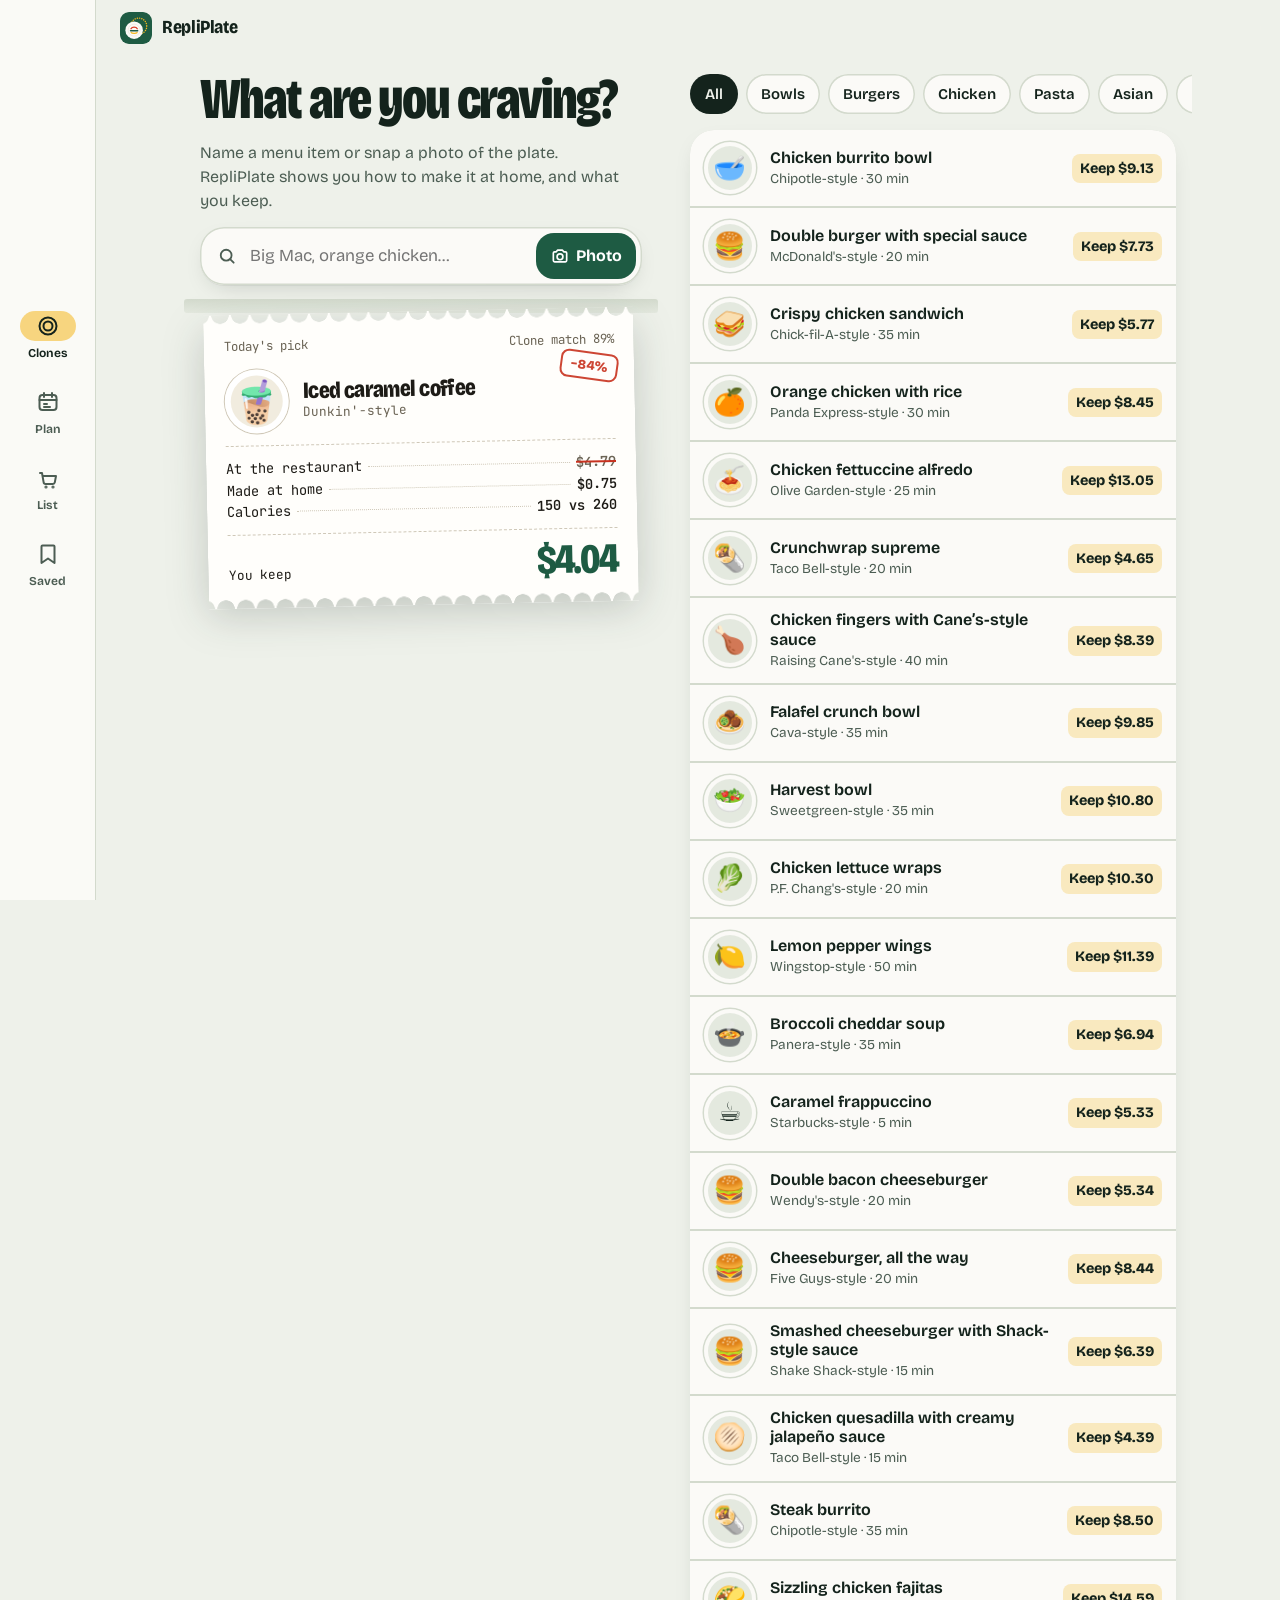
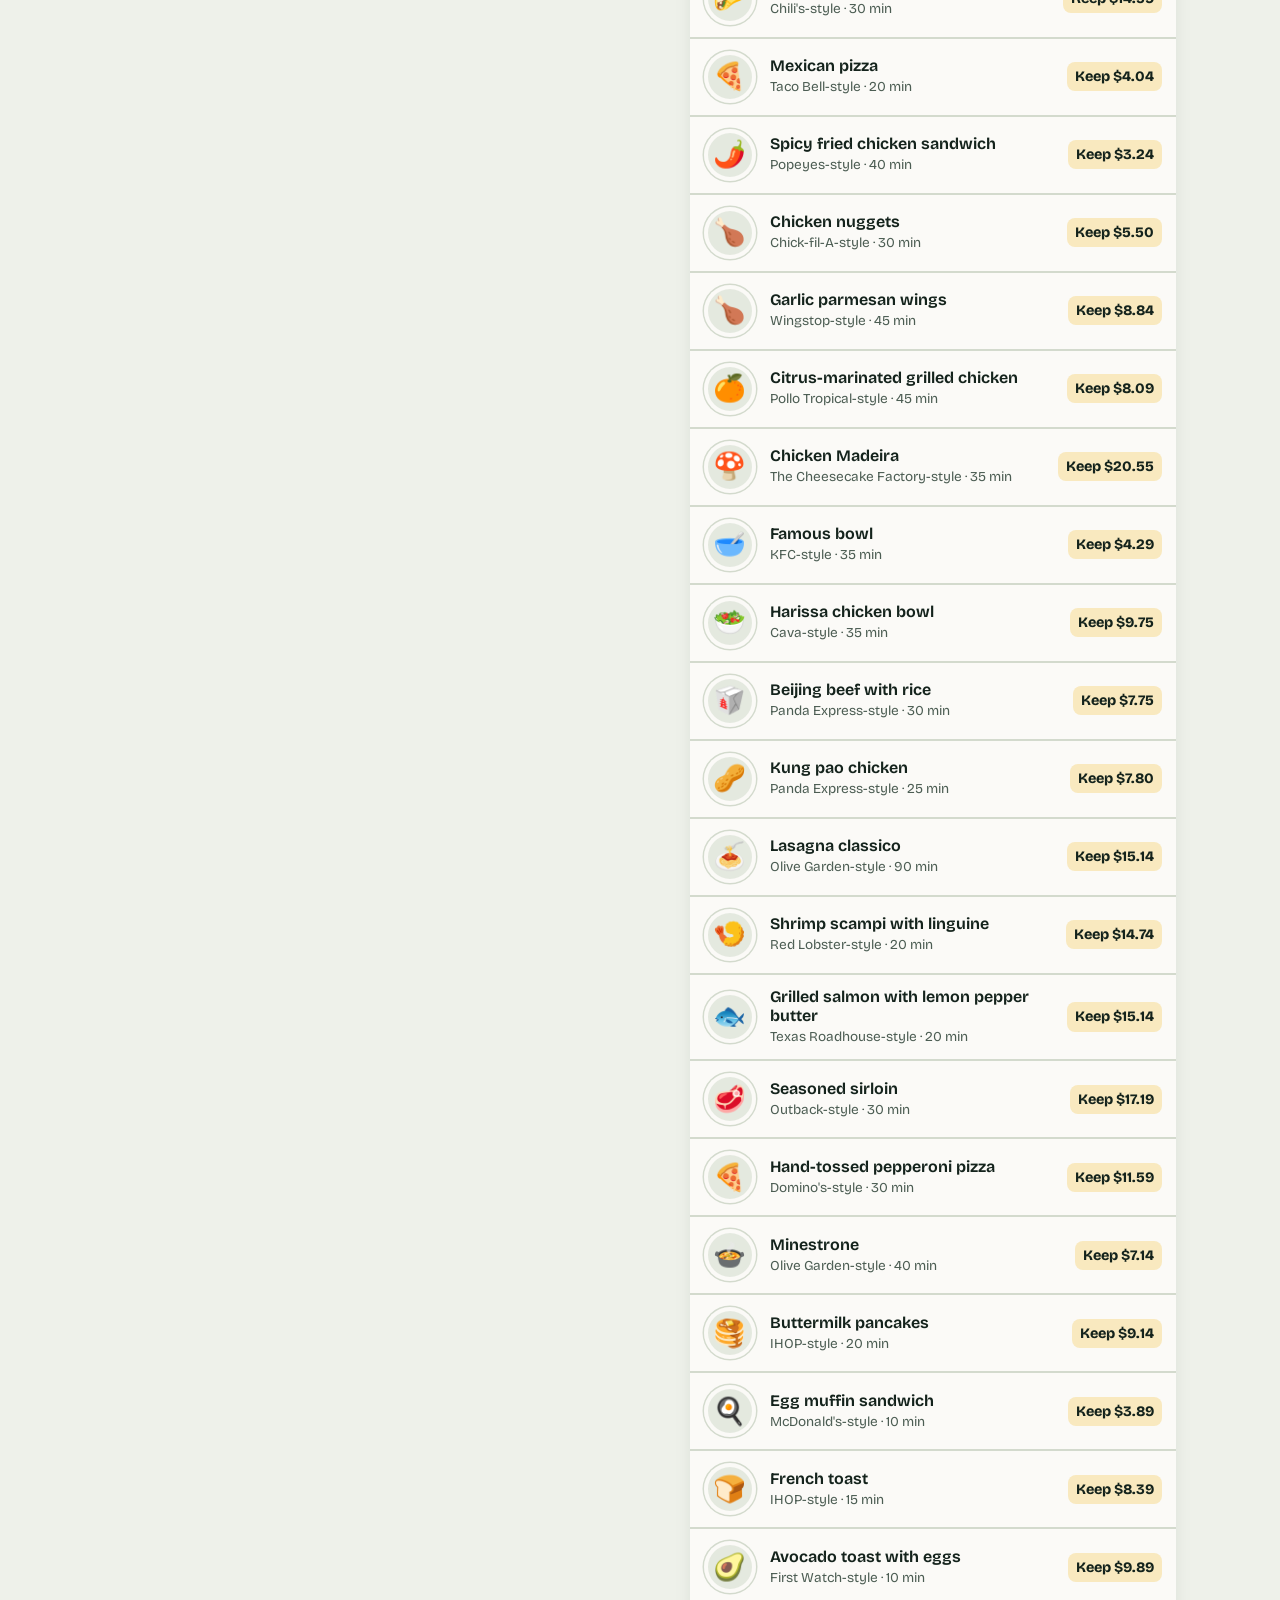
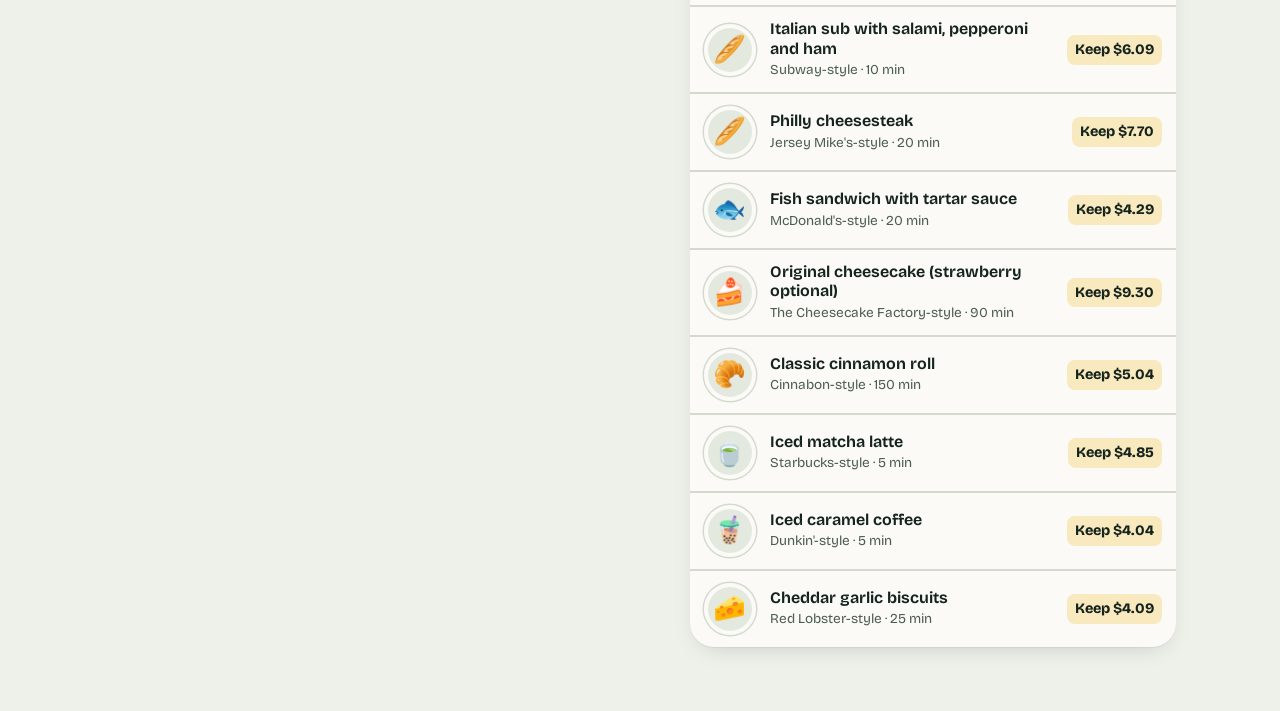
<file: index.html>
<!doctype html>
<html lang="en">
<head>
  <meta charset="utf-8">
  <meta name="viewport" content="width=device-width, initial-scale=1, viewport-fit=cover">
  <title>RepliPlate — restaurant favorites, made at home</title>
  <meta name="description" content="Clone restaurant favorites at home. See what you save, plan your week with AI, build one grocery list, and share plans with family.">
  <meta name="theme-color" content="#EEF1EA" media="(prefers-color-scheme: light)">
  <meta name="theme-color" content="#0E1713" media="(prefers-color-scheme: dark)">
  <meta name="mobile-web-app-capable" content="yes">
  <meta name="apple-mobile-web-app-capable" content="yes">
  <meta name="apple-mobile-web-app-title" content="RepliPlate">
  <meta name="apple-mobile-web-app-status-bar-style" content="default">
  <meta property="og:title" content="RepliPlate">
  <meta property="og:description" content="Restaurant favorites, made at home for a fraction of the price.">
  <meta property="og:image" content="assets/store/feature-graphic.png">
  <link rel="manifest" href="manifest.webmanifest">
  <link rel="icon" href="assets/icons/icon-48.png" sizes="48x48">
  <link rel="icon" href="assets/logo.svg" type="image/svg+xml">
  <link rel="apple-touch-icon" href="assets/icons/apple-touch-icon.png">
  <link rel="preconnect" href="https://fonts.googleapis.com">
  <link rel="preconnect" href="https://fonts.gstatic.com" crossorigin>
  <link rel="stylesheet" href="https://fonts.googleapis.com/css2?family=Bricolage+Grotesque:opsz,wdth,wght@12..96,75..100,400..800&family=JetBrains+Mono:wght@400;600&display=swap">
  <link rel="stylesheet" href="styles.css">
  <script>
    try { const t = localStorage.getItem('rp.theme'); if (t) document.documentElement.dataset.theme = t; } catch (e) {}
  </script>
</head>
<body>
  <header class="top">
    <a class="brand" href="#/discover" aria-label="RepliPlate home">
      <img src="assets/logo.svg" alt="" width="32" height="32">
      <b>RepliPlate</b>
    </a>
    <span class="net" id="net" hidden>Offline</span>
    <button class="btn-install" id="installBtn" type="button" hidden>
      <svg viewBox="0 0 24 24" fill="none" stroke="currentColor" stroke-width="2.2" stroke-linecap="round" stroke-linejoin="round"><path d="M12 4v11m0 0-4.5-4.5M12 15l4.5-4.5M5 20h14"/></svg>
      Install
    </button>
  </header>

  <main id="view" tabindex="-1" aria-live="polite"></main>

  <nav class="nav" aria-label="Main">
    <a href="#/discover" data-tab="discover">
      <span class="pill"><svg viewBox="0 0 24 24" fill="none" stroke="currentColor" stroke-width="2" stroke-linecap="round"><circle cx="12" cy="12" r="8.5"/><circle cx="12" cy="12" r="4.5"/></svg></span>Clones
    </a>
    <a href="#/plan" data-tab="plan">
      <span class="pill"><svg viewBox="0 0 24 24" fill="none" stroke="currentColor" stroke-width="2" stroke-linecap="round" stroke-linejoin="round"><rect x="3.5" y="5" width="17" height="15" rx="3"/><path d="M8 3v4M16 3v4M3.5 10h17M8 14h3M8 17h6"/></svg></span>Plan
    </a>
    <a href="#/list" data-tab="list">
      <span class="pill"><svg viewBox="0 0 24 24" fill="none" stroke="currentColor" stroke-width="2" stroke-linecap="round" stroke-linejoin="round"><path d="M4 7h2l1.6 9.2a2 2 0 0 0 2 1.8h7.2a2 2 0 0 0 2-1.6L20 10H7"/><circle cx="10" cy="21" r=".6"/><circle cx="17" cy="21" r=".6"/></svg></span>List
      <span class="badge" id="listBadge" hidden></span>
    </a>
    <a href="#/saved" data-tab="saved">
      <span class="pill"><svg viewBox="0 0 24 24" fill="none" stroke="currentColor" stroke-width="2" stroke-linecap="round" stroke-linejoin="round"><path d="M6.5 3.5h11a1 1 0 0 1 1 1V21l-6.5-4.5L5.5 21V4.5a1 1 0 0 1 1-1Z"/></svg></span>Saved
    </a>
  </nav>

  <input type="file" id="photoInput" accept="image/*" capture="environment" hidden>
  <noscript><p style="padding:24px">RepliPlate needs JavaScript turned on.</p></noscript>
  <script type="module" src="js/app.js"></script>
</body>
</html>
</file>
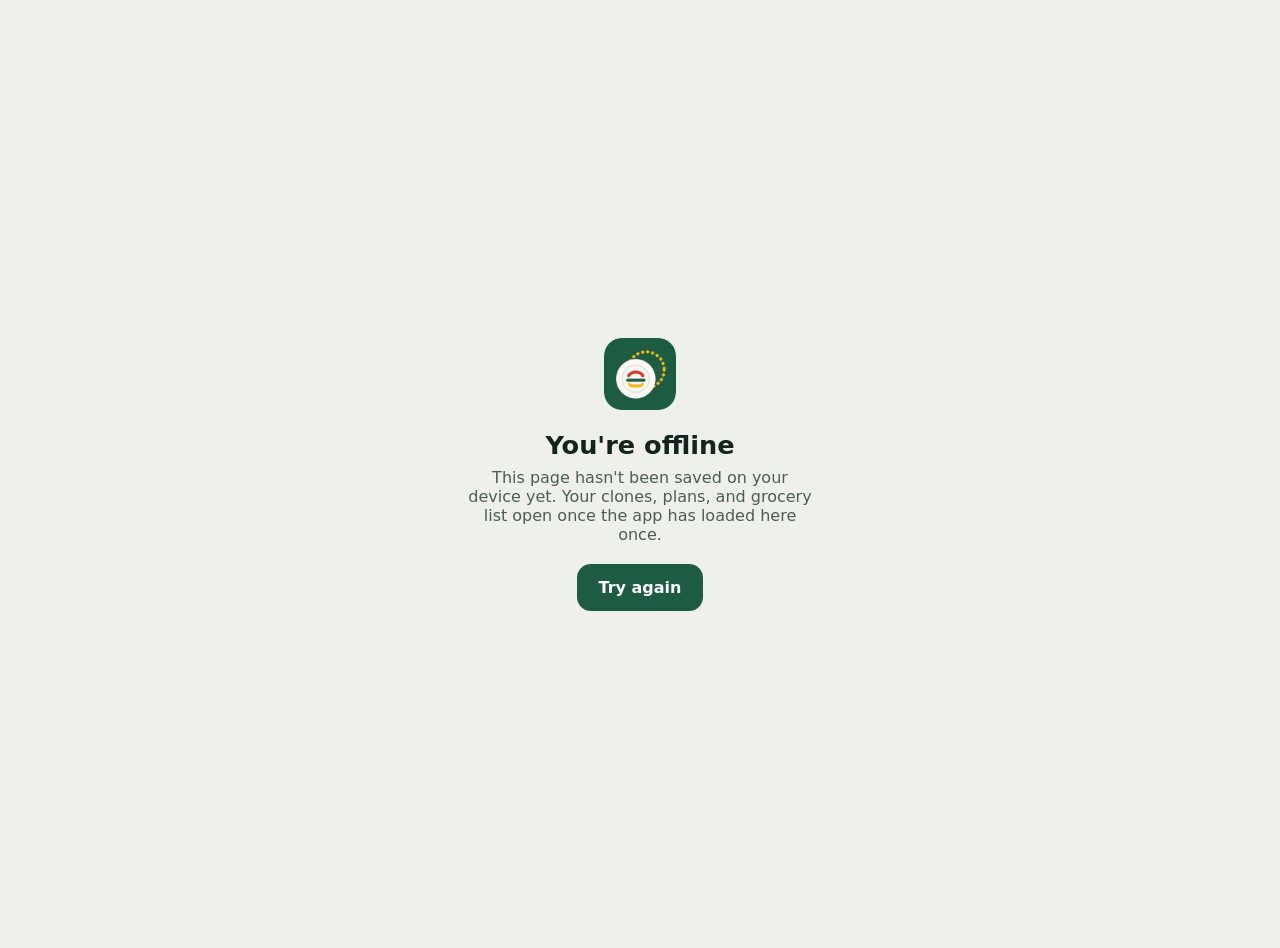
<file: offline.html>
<!doctype html>
<html lang="en"><head><meta charset="utf-8"><meta name="viewport" content="width=device-width, initial-scale=1">
<title>RepliPlate — offline</title>
<style>
  :root{--bg:#EEF1EA;--ink:#14231C;--ink2:#4C5D53;--basil:#1E5B43}
  @media (prefers-color-scheme:dark){:root{--bg:#0E1713;--ink:#E8EFE9;--ink2:#A2B3A8;--basil:#2F7A5A}}
  body{margin:0;min-height:100vh;display:grid;place-items:center;background:var(--bg);color:var(--ink);font-family:system-ui,sans-serif;padding:24px;text-align:center}
  img{width:72px;height:72px;border-radius:18px;margin:0 auto 16px}
  h1{font-size:1.6rem;margin:0 0 8px} p{color:var(--ink2);max-width:34ch;margin:0 auto 20px}
  button{border:0;border-radius:14px;background:var(--basil);color:#fff;font:inherit;font-weight:700;padding:14px 22px}
</style></head>
<body><main>
  <img src="assets/icons/icon-192.png" alt="">
  <h1>You're offline</h1>
  <p>This page hasn't been saved on your device yet. Your clones, plans, and grocery list open once the app has loaded here once.</p>
  <button onclick="location.href='./'">Try again</button>
</main></body></html>
</file>
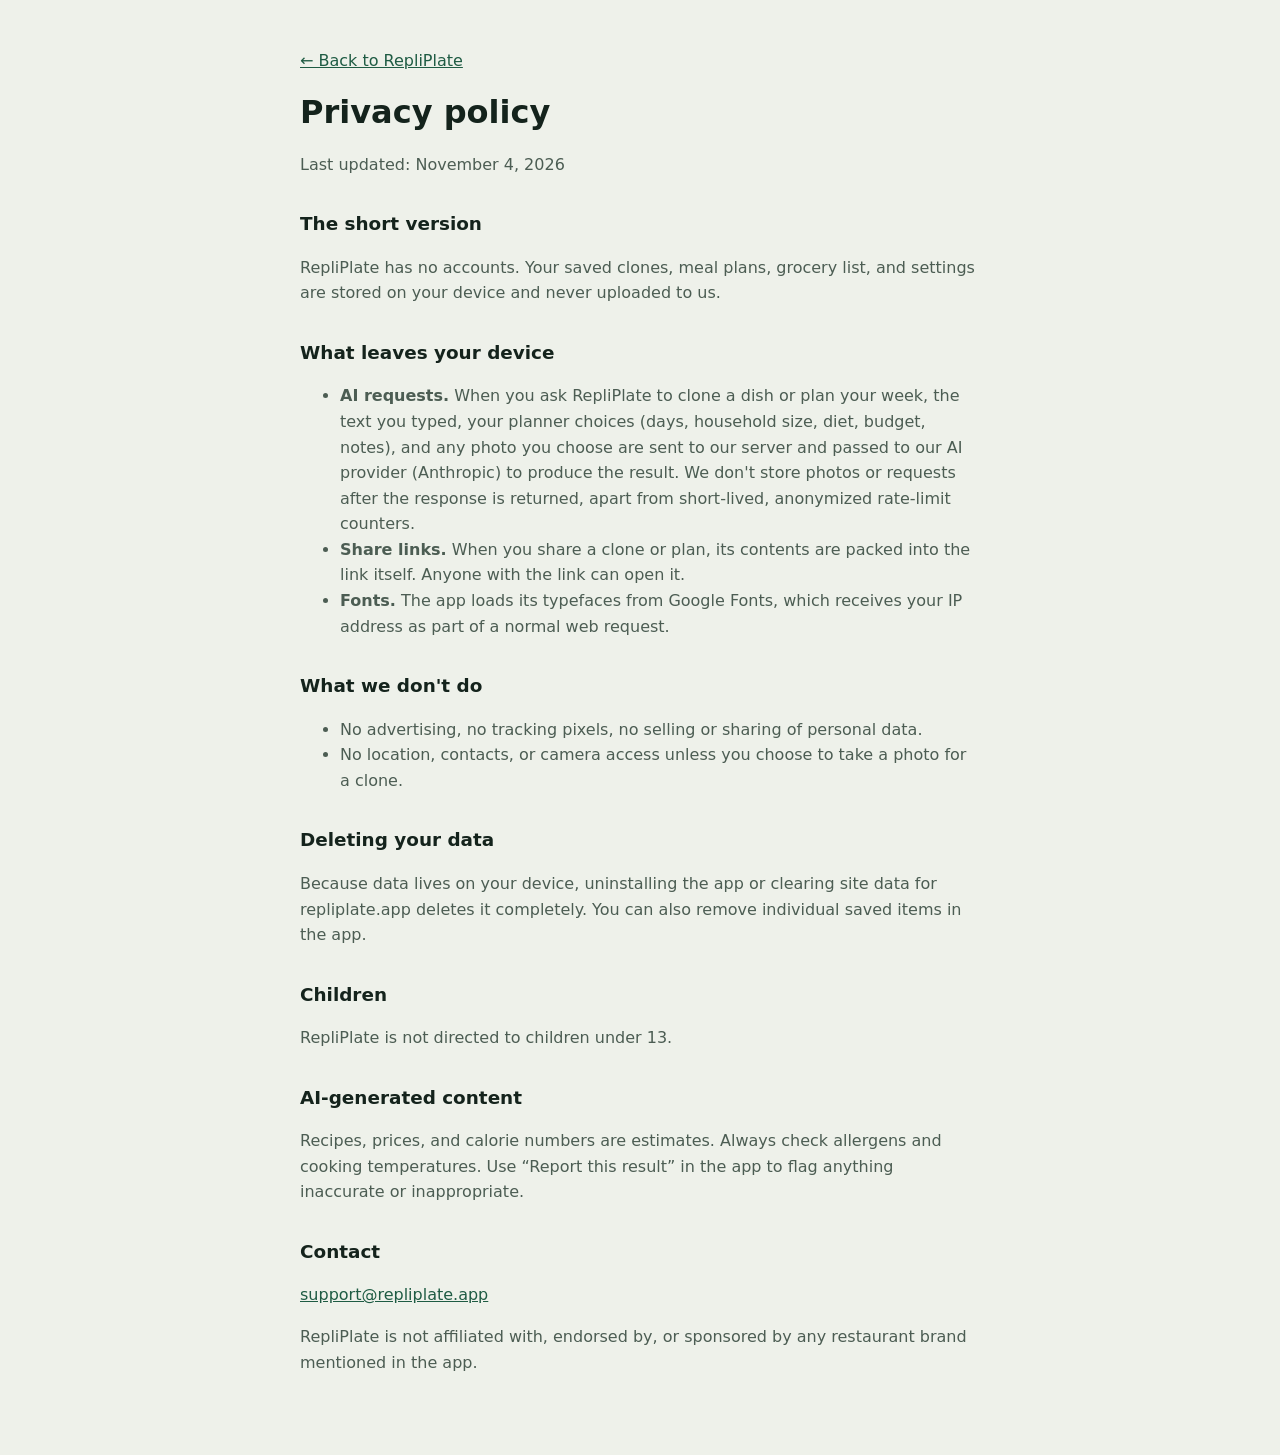
<file: privacy.html>
<!doctype html>
<html lang="en"><head><meta charset="utf-8"><meta name="viewport" content="width=device-width, initial-scale=1">
<title>RepliPlate — Privacy policy</title>
<style>
  :root{--bg:#EEF1EA;--ink:#14231C;--ink2:#4C5D53;--basil:#1E5B43;--surface:#FBFAF7}
  @media (prefers-color-scheme:dark){:root{--bg:#0E1713;--ink:#E8EFE9;--ink2:#A2B3A8;--basil:#7ED0A8;--surface:#16221C}}
  body{margin:0;background:var(--bg);color:var(--ink);font-family:system-ui,sans-serif;line-height:1.6}
  main{max-width:680px;margin:0 auto;padding:32px 16px 64px}
  h1{font-size:2rem;line-height:1.1} h2{font-size:1.15rem;margin-top:32px} p,li{color:var(--ink2)} a{color:var(--basil)}
</style></head>
<body><main>
<p><a href="./">← Back to RepliPlate</a></p>
<h1>Privacy policy</h1>
<p>Last updated: November 4, 2026</p>

<h2>The short version</h2>
<p>RepliPlate has no accounts. Your saved clones, meal plans, grocery list, and settings are stored on your device and never uploaded to us.</p>

<h2>What leaves your device</h2>
<ul>
  <li><b>AI requests.</b> When you ask RepliPlate to clone a dish or plan your week, the text you typed, your planner choices (days, household size, diet, budget, notes), and any photo you choose are sent to our server and passed to our AI provider (Anthropic) to produce the result. We don't store photos or requests after the response is returned, apart from short-lived, anonymized rate-limit counters.</li>
  <li><b>Share links.</b> When you share a clone or plan, its contents are packed into the link itself. Anyone with the link can open it.</li>
  <li><b>Fonts.</b> The app loads its typefaces from Google Fonts, which receives your IP address as part of a normal web request.</li>
</ul>

<h2>What we don't do</h2>
<ul><li>No advertising, no tracking pixels, no selling or sharing of personal data.</li><li>No location, contacts, or camera access unless you choose to take a photo for a clone.</li></ul>

<h2>Deleting your data</h2>
<p>Because data lives on your device, uninstalling the app or clearing site data for repliplate.app deletes it completely. You can also remove individual saved items in the app.</p>

<h2>Children</h2>
<p>RepliPlate is not directed to children under 13.</p>

<h2>AI-generated content</h2>
<p>Recipes, prices, and calorie numbers are estimates. Always check allergens and cooking temperatures. Use “Report this result” in the app to flag anything inaccurate or inappropriate.</p>

<h2>Contact</h2>
<p><a href="mailto:support@repliplate.app">support@repliplate.app</a></p>
<p>RepliPlate is not affiliated with, endorsed by, or sponsored by any restaurant brand mentioned in the app.</p>
</main></body></html>
</file>
<file: styles.css>
/* RepliPlate 2.0 — diner condiments palette, kitchen-ticket motif */
:root{
  --bg:#EEF1EA; --surface:#FBFAF7; --sunk:#E4E9DF; --ink:#14231C; --ink-2:#4C5D53; --line:#D3DACD;
  --basil:#1E5B43; --basil-2:#174634; --on-basil:#FFFFFF; --mustard:#F4B71E; --on-mustard:#2A1E00;
  --ketchup:#C8321F; --paper:#FFFEFB; --paper-ink:#1D1B16; --paper-line:#CFC8B8;
  --r-s:10px; --r-m:16px; --r-l:24px;
  --shadow:0 1px 0 rgba(20,35,28,.05), 0 8px 24px -12px rgba(20,35,28,.25);
  --font:'Bricolage Grotesque', ui-sans-serif, system-ui, -apple-system, 'Segoe UI', Roboto, sans-serif;
  --mono:'JetBrains Mono', ui-monospace, 'SFMono-Regular', Menlo, Consolas, monospace;
  --nav-h:68px; --top-h:56px;
  color-scheme:light;
}
@media (prefers-color-scheme:dark){
  :root:not([data-theme="light"]){
    --bg:#0E1713; --surface:#16221C; --sunk:#1D2C25; --ink:#E8EFE9; --ink-2:#A2B3A8; --line:#2A3B32;
    --basil:#2F7A5A; --basil-2:#25654A; --mustard:#F4B71E; --ketchup:#F0634E;
    --paper:#F7F3E8; --paper-ink:#1D1B16; --paper-line:#C9C0AC;
    --shadow:0 1px 0 rgba(0,0,0,.2), 0 10px 28px -12px rgba(0,0,0,.6); color-scheme:dark;
  }
}
:root[data-theme="dark"]{
  --bg:#0E1713; --surface:#16221C; --sunk:#1D2C25; --ink:#E8EFE9; --ink-2:#A2B3A8; --line:#2A3B32;
  --basil:#2F7A5A; --basil-2:#25654A; --mustard:#F4B71E; --ketchup:#F0634E;
  --paper:#F7F3E8; --paper-ink:#1D1B16; --paper-line:#C9C0AC;
  --shadow:0 1px 0 rgba(0,0,0,.2), 0 10px 28px -12px rgba(0,0,0,.6); color-scheme:dark;
}

*{box-sizing:border-box}
html{-webkit-text-size-adjust:100%;text-size-adjust:100%}
body{margin:0;background:var(--bg);color:var(--ink);font-family:var(--font);font-size:16px;line-height:1.5;
  font-optical-sizing:auto;-webkit-font-smoothing:antialiased;overscroll-behavior-y:none;
  padding-bottom:calc(var(--nav-h) + env(safe-area-inset-bottom) + 16px)}
button,input,select,textarea{font:inherit;color:inherit}
button{cursor:pointer;-webkit-tap-highlight-color:transparent}
img,svg{display:block}
:focus-visible{outline:3px solid var(--mustard);outline-offset:2px;border-radius:6px}
.sr{position:absolute!important;width:1px;height:1px;overflow:hidden;clip:rect(0 0 0 0);white-space:nowrap}
[hidden]{display:none!important}

/* ---------- top bar ---------- */
.top{position:sticky;top:0;z-index:30;height:calc(var(--top-h) + env(safe-area-inset-top));padding:env(safe-area-inset-top) 16px 0;
  display:flex;align-items:center;gap:12px;background:color-mix(in srgb,var(--bg) 88%,transparent);backdrop-filter:blur(14px);-webkit-backdrop-filter:blur(14px)}
.brand{display:flex;align-items:center;gap:10px;text-decoration:none;color:inherit;margin-right:auto}
.brand img{width:32px;height:32px;border-radius:9px}
.brand b{font-size:1.15rem;font-weight:750;letter-spacing:-.02em;font-variation-settings:'wdth' 85}
.net{font-size:.8rem;font-weight:600;color:var(--ink-2);display:flex;align-items:center;gap:6px;padding:6px 10px;border-radius:99px;background:var(--sunk)}
.net::before{content:"";width:7px;height:7px;border-radius:50%;background:var(--ketchup)}
.btn-install{border:0;background:var(--mustard);color:var(--on-mustard);font-weight:700;border-radius:99px;padding:8px 14px 8px 11px;display:flex;align-items:center;gap:6px;font-size:.9rem}
.btn-install svg{width:18px;height:18px}

/* ---------- layout ---------- */
main{width:100%;max-width:640px;margin:0 auto;padding:8px 16px 24px}
.view{display:grid;gap:28px}
.view > section{display:grid;gap:14px}
h1,h2,h3{margin:0;font-weight:750;letter-spacing:-.025em;line-height:1.05}
.display{font-size:clamp(2.5rem,11vw,3.6rem);font-variation-settings:'wdth' 75;font-weight:800;letter-spacing:-.035em;line-height:.95}
h2{font-size:1.35rem;font-variation-settings:'wdth' 88}
h3{font-size:1.05rem}
.lede{margin:0;color:var(--ink-2);max-width:42ch}
.muted{color:var(--ink-2)}
.row{display:flex;align-items:center;gap:10px}
.between{justify-content:space-between}
.sec-head{display:flex;align-items:baseline;justify-content:space-between;gap:12px}
.link{border:0;background:none;color:var(--basil);font-weight:700;padding:6px 0;text-decoration:none}
:root[data-theme="dark"] .link{color:#7ED0A8}
@media (prefers-color-scheme:dark){:root:not([data-theme="light"]) .link{color:#7ED0A8}}

/* ---------- buttons & inputs ---------- */
.btn{white-space:nowrap;border:0;border-radius:var(--r-m);min-height:50px;padding:0 18px;font-weight:700;display:inline-flex;align-items:center;justify-content:center;gap:8px;
  background:var(--basil);color:var(--on-basil);transition:transform .12s ease, background .15s}
.btn:active{transform:scale(.97)}
.btn:hover{background:var(--basil-2)}
.btn.ghost{background:var(--surface);color:var(--ink);box-shadow:inset 0 0 0 1.5px var(--line)}
.btn.ghost:hover{background:var(--sunk)}
.btn.mustard{background:var(--mustard);color:var(--on-mustard)}
.btn.small{min-height:40px;padding:0 14px;border-radius:12px;font-size:.92rem}
.btn.block{width:100%}
.btn svg{width:20px;height:20px;flex:none}
.btn[disabled]{opacity:.55;pointer-events:none}
.icon-btn{border:0;width:44px;height:44px;border-radius:12px;display:grid;place-items:center;background:var(--surface);box-shadow:inset 0 0 0 1.5px var(--line);color:var(--ink)}
.icon-btn svg{width:20px;height:20px}
.icon-btn[aria-pressed="true"]{background:var(--mustard);color:var(--on-mustard);box-shadow:none}

.search{position:relative}
.search input{width:100%;height:58px;border-radius:var(--r-l);border:0;background:var(--surface);box-shadow:var(--shadow), inset 0 0 0 1.5px var(--line);
  padding:0 112px 0 50px;font-size:1.05rem;outline:none}
.search input:focus{box-shadow:var(--shadow), inset 0 0 0 2px var(--basil)}
.search > svg{position:absolute;left:17px;top:19px;width:20px;height:20px;color:var(--ink-2)}
.search .scan{position:absolute;right:6px;top:6px;height:46px;border:0;border-radius:18px;padding:0 14px;background:var(--basil);color:var(--on-basil);font-weight:700;display:flex;align-items:center;gap:6px}
.search .scan svg{width:20px;height:20px}

.chips{display:flex;gap:8px;overflow-x:auto;scrollbar-width:none;margin:0 -16px;padding:2px 16px}
.chips::-webkit-scrollbar{display:none}
.chip{flex:none;border:0;border-radius:99px;padding:9px 15px;background:var(--surface);box-shadow:inset 0 0 0 1.5px var(--line);font-weight:600;font-size:.93rem;white-space:nowrap}
.chip[aria-pressed="true"]{background:var(--ink);color:var(--bg);box-shadow:none}

.field{display:grid;gap:8px}
.field > span{font-weight:650;font-size:.95rem}
.field small{color:var(--ink-2);font-weight:500}
.seg{display:grid;grid-auto-flow:column;grid-auto-columns:1fr;background:var(--sunk);border-radius:14px;padding:4px;gap:4px}
.seg button{border:0;background:none;border-radius:10px;min-height:42px;font-weight:650;font-size:.93rem;color:var(--ink-2)}
.seg button[aria-pressed="true"]{background:var(--surface);color:var(--ink);box-shadow:0 1px 3px rgba(0,0,0,.12)}
.stepper{display:flex;align-items:center;gap:6px;background:var(--sunk);border-radius:14px;padding:4px;width:max-content}
.stepper button{width:42px;height:42px;border:0;border-radius:10px;background:var(--surface);font-size:1.3rem;font-weight:600}
.stepper output{min-width:64px;text-align:center;font-weight:700}
input[type=range]{width:100%;accent-color:var(--basil);height:32px}
textarea,.text{width:100%;border:0;border-radius:14px;background:var(--surface);box-shadow:inset 0 0 0 1.5px var(--line);padding:12px 14px;font-size:1rem;outline:none;resize:vertical}
textarea:focus,.text:focus{box-shadow:inset 0 0 0 2px var(--basil)}

/* ---------- the ticket (signature element) ---------- */
.ticket{--tooth:9px;position:relative;background:var(--paper);color:var(--paper-ink);font-family:var(--mono);font-size:.86rem;line-height:1.55;
  padding:22px 20px 24px;filter:drop-shadow(0 10px 18px rgba(20,35,28,.18));
  -webkit-mask:radial-gradient(circle at 50% 0,#0000 calc(var(--tooth) - .5px),#000 var(--tooth)) 50% 0/calc(var(--tooth)*2.2) 51% repeat-x,
               radial-gradient(circle at 50% 100%,#0000 calc(var(--tooth) - .5px),#000 var(--tooth)) 50% 100%/calc(var(--tooth)*2.2) 51% repeat-x;
          mask:radial-gradient(circle at 50% 0,#0000 calc(var(--tooth) - .5px),#000 var(--tooth)) 50% 0/calc(var(--tooth)*2.2) 51% repeat-x,
               radial-gradient(circle at 50% 100%,#0000 calc(var(--tooth) - .5px),#000 var(--tooth)) 50% 100%/calc(var(--tooth)*2.2) 51% repeat-x}
.ticket-wrap{filter:drop-shadow(0 12px 20px rgba(20,35,28,.2))}
.ticket-wrap .ticket{filter:none}
.ticket .t-meta{display:flex;justify-content:space-between;color:#6B6455;font-size:.78rem}
.ticket .t-dish{display:flex;align-items:center;gap:14px;margin:14px 0 4px;padding-right:58px}
.ticket .t-emoji{font-size:2.6rem;line-height:1;width:64px;height:64px;border-radius:50%;display:grid;place-items:center;background:#F1ECDF;box-shadow:inset 0 0 0 6px #fff, 0 0 0 1px var(--paper-line)}
.ticket .t-name{font-family:var(--font);font-weight:800;font-size:1.45rem;line-height:1.02;letter-spacing:-.025em;font-variation-settings:'wdth' 80}
.ticket .t-rest{font-size:.8rem;color:#6B6455}
.ticket hr{border:0;border-top:1.5px dashed var(--paper-line);margin:12px 0}
.ticket .t-line{display:flex;gap:6px;align-items:baseline}
.ticket .t-line::after{content:"";order:1;flex:1;border-bottom:1.5px dotted var(--paper-line);transform:translateY(-4px)}
.ticket .t-line b{order:2;font-weight:600}
.ticket .t-line.strike b{text-decoration:line-through;text-decoration-color:var(--ketchup);text-decoration-thickness:2px;color:#6B6455}
.ticket .t-total{display:flex;justify-content:space-between;align-items:flex-end;margin-top:6px}
.ticket .t-total span{font-size:.8rem}
.ticket .t-total b{font-family:var(--font);font-size:2.6rem;font-weight:800;line-height:.9;letter-spacing:-.04em;color:#1E5B43;font-variation-settings:'wdth' 80}
.ticket .t-stamp{position:absolute;right:16px;top:44px;transform:rotate(9deg);border:2.5px solid var(--ketchup);color:var(--ketchup);border-radius:8px;padding:2px 8px;
  font-family:var(--font);font-weight:800;font-size:.82rem;letter-spacing:.02em;opacity:.9;background:rgba(255,255,255,.4)}
.ticket.tilt{transform:rotate(-1.2deg)}
.ticket-rail{position:relative;padding-top:12px}
.ticket-rail::before{content:"";position:absolute;left:-16px;right:-16px;top:0;height:14px;background:linear-gradient(var(--line),var(--sunk));border-radius:3px}
.ticket-rail .ticket{margin:0 6px}

/* ---------- meal rows ---------- */
.list{display:grid;gap:2px;background:var(--line);border-radius:var(--r-l);overflow:hidden;box-shadow:var(--shadow)}
.meal-row{display:grid;grid-template-columns:52px 1fr auto;align-items:center;gap:14px;padding:12px 14px;background:var(--surface);border:0;text-align:left;width:100%;color:inherit;text-decoration:none}
.meal-row:active{background:var(--sunk)}
.plate{width:52px;height:52px;border-radius:50%;display:grid;place-items:center;font-size:1.65rem;background:var(--sunk);box-shadow:inset 0 0 0 4px var(--surface), 0 0 0 1.5px var(--line)}
.meal-row b{display:block;font-weight:650;line-height:1.2}
.meal-row small{display:block;color:var(--ink-2);font-size:.85rem;margin-top:2px}
.keep{font-weight:750;font-size:.9rem;background:color-mix(in srgb,var(--mustard) 26%,var(--surface));color:var(--ink);border-radius:8px;padding:4px 8px;white-space:nowrap}

.empty{background:var(--surface);border-radius:var(--r-l);padding:26px 20px;display:grid;gap:12px;justify-items:start;box-shadow:inset 0 0 0 1.5px var(--line)}
.empty p{margin:0;color:var(--ink-2)}

/* ---------- detail ---------- */
.detail-actions{display:grid;grid-template-columns:1fr 1fr 1fr;gap:8px}
.tabs{display:flex;gap:4px;background:var(--sunk);border-radius:14px;padding:4px;position:sticky;top:calc(var(--top-h) + env(safe-area-inset-top));z-index:5}
.tabs button{flex:1;border:0;background:none;border-radius:10px;min-height:42px;font-weight:650;color:var(--ink-2)}
.tabs button[aria-selected="true"]{background:var(--surface);color:var(--ink);box-shadow:0 1px 3px rgba(0,0,0,.12)}
.steps{list-style:none;margin:0;padding:0;display:grid;gap:12px;counter-reset:s}
.steps li{counter-increment:s;display:grid;grid-template-columns:34px 1fr;gap:12px;align-items:start}
.steps li::before{content:counter(s);width:34px;height:34px;border-radius:50%;display:grid;place-items:center;background:var(--basil);color:var(--on-basil);font-weight:750;font-size:.95rem}
.steps li p{margin:5px 0 0}
.ing{display:grid;grid-template-columns:1fr auto;gap:4px 12px;padding:12px 0;border-bottom:1px solid var(--line)}
.ing:last-child{border-bottom:0}
.ing small{color:var(--ink-2)}
.ing .cost{font-variant-numeric:tabular-nums;font-weight:600}
.swap{background:var(--surface);border-radius:var(--r-m);padding:14px 16px;box-shadow:inset 0 0 0 1.5px var(--line)}
.swap b{display:block;margin-bottom:2px}
.swap p{margin:0;color:var(--ink-2)}
.facts{display:grid;grid-template-columns:repeat(3,1fr);gap:8px}
.fact{background:var(--surface);border-radius:var(--r-m);padding:12px;box-shadow:inset 0 0 0 1.5px var(--line)}
.fact small{display:block;color:var(--ink-2);font-size:.8rem}
.fact b{font-size:1.25rem;font-variant-numeric:tabular-nums}
.ai-note{font-size:.85rem;color:var(--ink-2);display:flex;gap:10px;align-items:center;justify-content:space-between;flex-wrap:wrap}

/* ---------- planner ---------- */
.card{background:var(--surface);border-radius:var(--r-l);padding:18px;box-shadow:var(--shadow);display:grid;gap:18px}
.days{display:grid;gap:10px}
.day{display:grid;grid-template-columns:48px 1fr;gap:12px;align-items:start}
.day > .dname{font-weight:800;font-variation-settings:'wdth' 80;font-size:1.05rem;padding-top:14px;color:var(--ink-2)}
.day .slots{display:grid;gap:2px;border-radius:var(--r-m);overflow:hidden;background:var(--line)}
.slot{display:grid;grid-template-columns:44px 1fr auto;gap:12px;align-items:center;background:var(--surface);padding:10px 8px 10px 12px}
.slot .plate{width:44px;height:44px;font-size:1.35rem}
.slot b{display:block;font-weight:650;line-height:1.2;font-size:.97rem}
.slot small{color:var(--ink-2);font-size:.82rem}
.slot .tag{font-size:.72rem;font-weight:700;color:var(--basil);background:color-mix(in srgb,var(--basil) 12%,transparent);border-radius:6px;padding:1px 6px;margin-left:4px}
.slot .open{border:0;background:none;text-align:left;padding:0;color:inherit}
.week-ticket .t-line{font-size:.9rem}
.thinking{display:flex;align-items:center;gap:12px;padding:16px;border-radius:var(--r-m);background:var(--sunk);font-weight:600}
.thinking i{width:22px;height:22px;border-radius:50%;border:3px solid var(--line);border-top-color:var(--basil);animation:spin .8s linear infinite}
@keyframes spin{to{transform:rotate(360deg)}}

/* ---------- grocery ---------- */
.aisle h3{font-size:.95rem;color:var(--ink-2);margin:4px 0 6px;font-weight:700}
.g-item{display:grid;grid-template-columns:28px 1fr auto;gap:12px;align-items:center;padding:12px 14px;background:var(--surface);cursor:pointer}
.g-item input{width:22px;height:22px;accent-color:var(--basil);margin:0}
.g-item span small{display:block;color:var(--ink-2);font-size:.83rem}
.g-item.done span{text-decoration:line-through;color:var(--ink-2)}
.g-item .cost{font-variant-numeric:tabular-nums;color:var(--ink-2);font-size:.9rem}
.progress{height:8px;border-radius:99px;background:var(--sunk);overflow:hidden}
.progress i{display:block;height:100%;background:var(--basil);border-radius:99px;transition:width .3s ease}

/* ---------- bottom nav ---------- */
.nav{position:fixed;z-index:40;left:0;right:0;bottom:0;height:calc(var(--nav-h) + env(safe-area-inset-bottom));padding:6px 10px env(safe-area-inset-bottom);
  display:grid;grid-template-columns:repeat(4,1fr);background:color-mix(in srgb,var(--surface) 94%,transparent);backdrop-filter:blur(14px);-webkit-backdrop-filter:blur(14px);border-top:1px solid var(--line)}
.nav a{display:grid;justify-items:center;align-content:center;gap:3px;text-decoration:none;color:var(--ink-2);font-size:.75rem;font-weight:650;border-radius:14px;position:relative}
.nav a svg{width:24px;height:24px}
.nav a[aria-current="page"]{color:var(--ink)}
.nav a[aria-current="page"] .pill{background:color-mix(in srgb,var(--mustard) 55%,transparent)}
.nav .pill{width:56px;height:30px;border-radius:99px;display:grid;place-items:center;transition:background .2s}
.nav .badge{position:absolute;top:2px;left:calc(50% + 10px);min-width:18px;height:18px;border-radius:9px;background:var(--ketchup);color:#fff;font-size:.68rem;font-weight:800;display:grid;place-items:center;padding:0 5px}

/* ---------- sheets & toast ---------- */
.scrim{position:fixed;inset:0;z-index:60;background:rgba(10,18,14,.45);display:flex;align-items:flex-end;justify-content:center;animation:fade .18s ease}
.sheet{width:100%;max-width:560px;background:var(--surface);border-radius:26px 26px 0 0;padding:10px 20px calc(22px + env(safe-area-inset-bottom));display:grid;gap:16px;
  animation:rise .26s cubic-bezier(.2,.9,.3,1);max-height:92vh;overflow:auto}
.sheet::before{content:"";width:40px;height:5px;border-radius:3px;background:var(--line);justify-self:center}
.sheet h2{font-size:1.4rem}
.sheet p{margin:0;color:var(--ink-2)}
.ios-steps{margin:0;padding:0 0 0 20px;display:grid;gap:10px}
.ios-steps svg{display:inline;width:18px;height:18px;vertical-align:-3px}
@keyframes rise{from{transform:translateY(40px);opacity:.4}}
@keyframes fade{from{opacity:0}}
.toast{position:fixed;z-index:70;left:50%;bottom:calc(var(--nav-h) + env(safe-area-inset-bottom) + 14px);transform:translateX(-50%);max-width:calc(100% - 32px);
  background:var(--ink);color:var(--bg);border-radius:14px;padding:12px 16px;font-weight:600;display:flex;width:max-content;gap:14px;align-items:center;box-shadow:0 12px 30px rgba(0,0,0,.25);animation:rise .22s ease}
.toast button{border:0;background:none;color:var(--mustard);font-weight:800;padding:4px}

.install-card{display:grid;grid-template-columns:56px 1fr;gap:14px;align-items:center;background:var(--basil);color:var(--on-basil);border-radius:var(--r-l);padding:16px}
.install-card img{width:56px;height:56px;border-radius:14px;background:#fff}
.install-card p{margin:2px 0 0;opacity:.85;font-size:.92rem}
.install-card .btn{grid-column:1/-1;background:var(--mustard);color:var(--on-mustard)}

.settings{display:grid;gap:2px;border-radius:var(--r-l);overflow:hidden;background:var(--line)}
.settings > *{background:var(--surface);padding:14px 16px;display:flex;justify-content:space-between;align-items:center;gap:12px}
.footer-note{font-size:.82rem;color:var(--ink-2);text-align:center}
.footer-note a{color:inherit}

/* ---------- wide screens: nav becomes a rail ---------- */
@media (min-width:960px){
  body{padding-bottom:24px;padding-left:96px}
  .nav{top:0;bottom:0;right:auto;width:96px;height:auto;grid-template-columns:1fr;grid-auto-rows:76px;align-content:center;border-top:0;border-right:1px solid var(--line);padding:0 8px}
  .top{padding-left:24px}
  main{max-width:1040px;padding:16px 32px 40px}
  .view.split{grid-template-columns:minmax(0,1fr) minmax(0,1.1fr);align-items:start;column-gap:48px}
  .view.split > .span{grid-column:1/-1}
  .sticky-col{position:sticky;top:calc(var(--top-h) + 16px)}
  .toast{bottom:24px}
  .scrim{align-items:center}
  .sheet{border-radius:26px}
}
@media (prefers-reduced-motion:reduce){*{animation:none!important;transition:none!important}}
</file>
